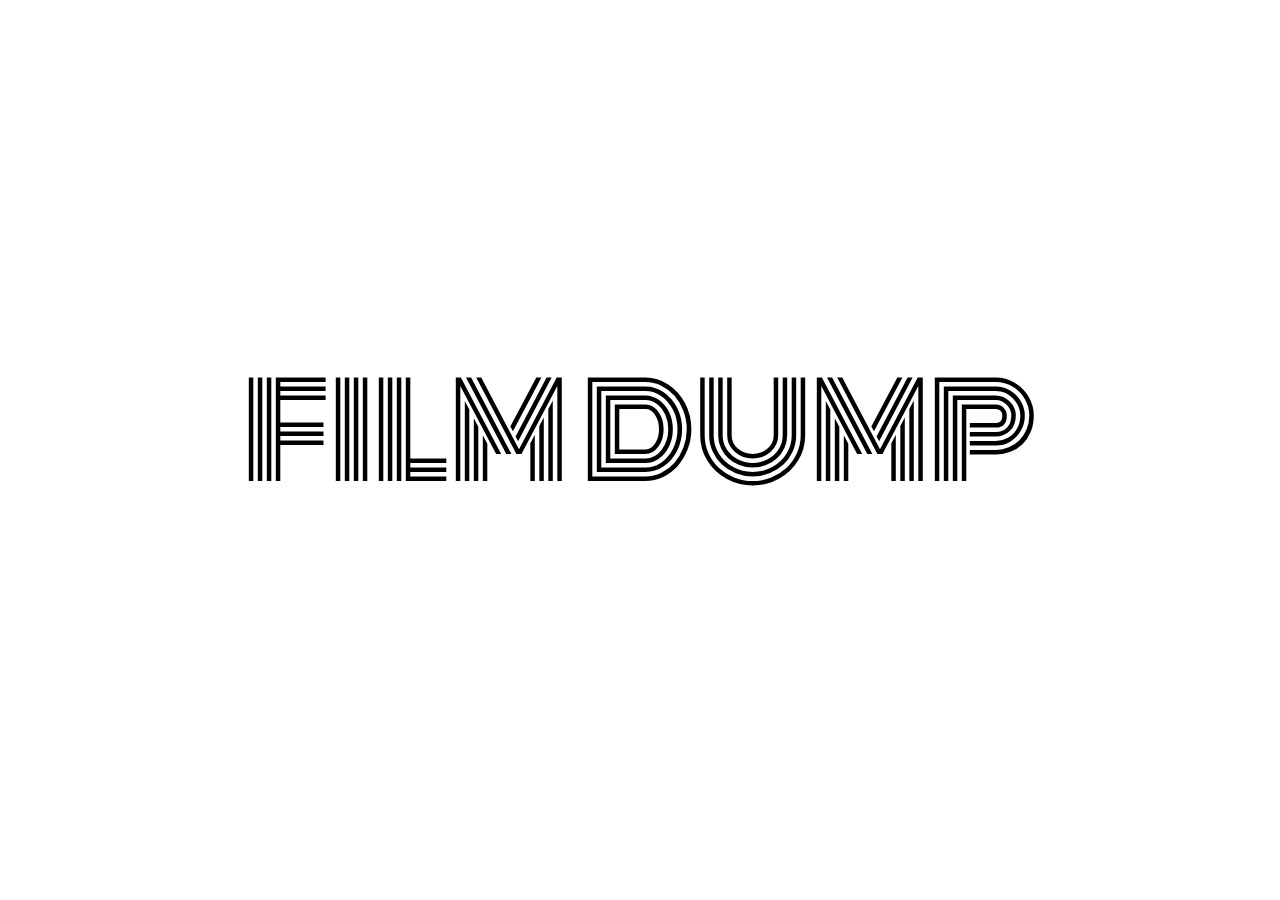
<file: index.html>
<!DOCTYPE html>
<html lang="en" dir="ltr">
  <head>
    <meta name="viewport" content="width=device-width, initial-scale=1">
    <link rel="stylesheet" href="./styles.css">
    <link href="https://fonts.googleapis.com/css?family=Alfa+Slab+One|Anton|Archivo+Black|Monoton|Oswald&display=swap" rel="stylesheet">
    <title>Film Dump</title>
  </head>
  <body class="home">
      <a class="filmdump" href="./options.html">FILM DUMP</a>
  </body>
</html>
</file>
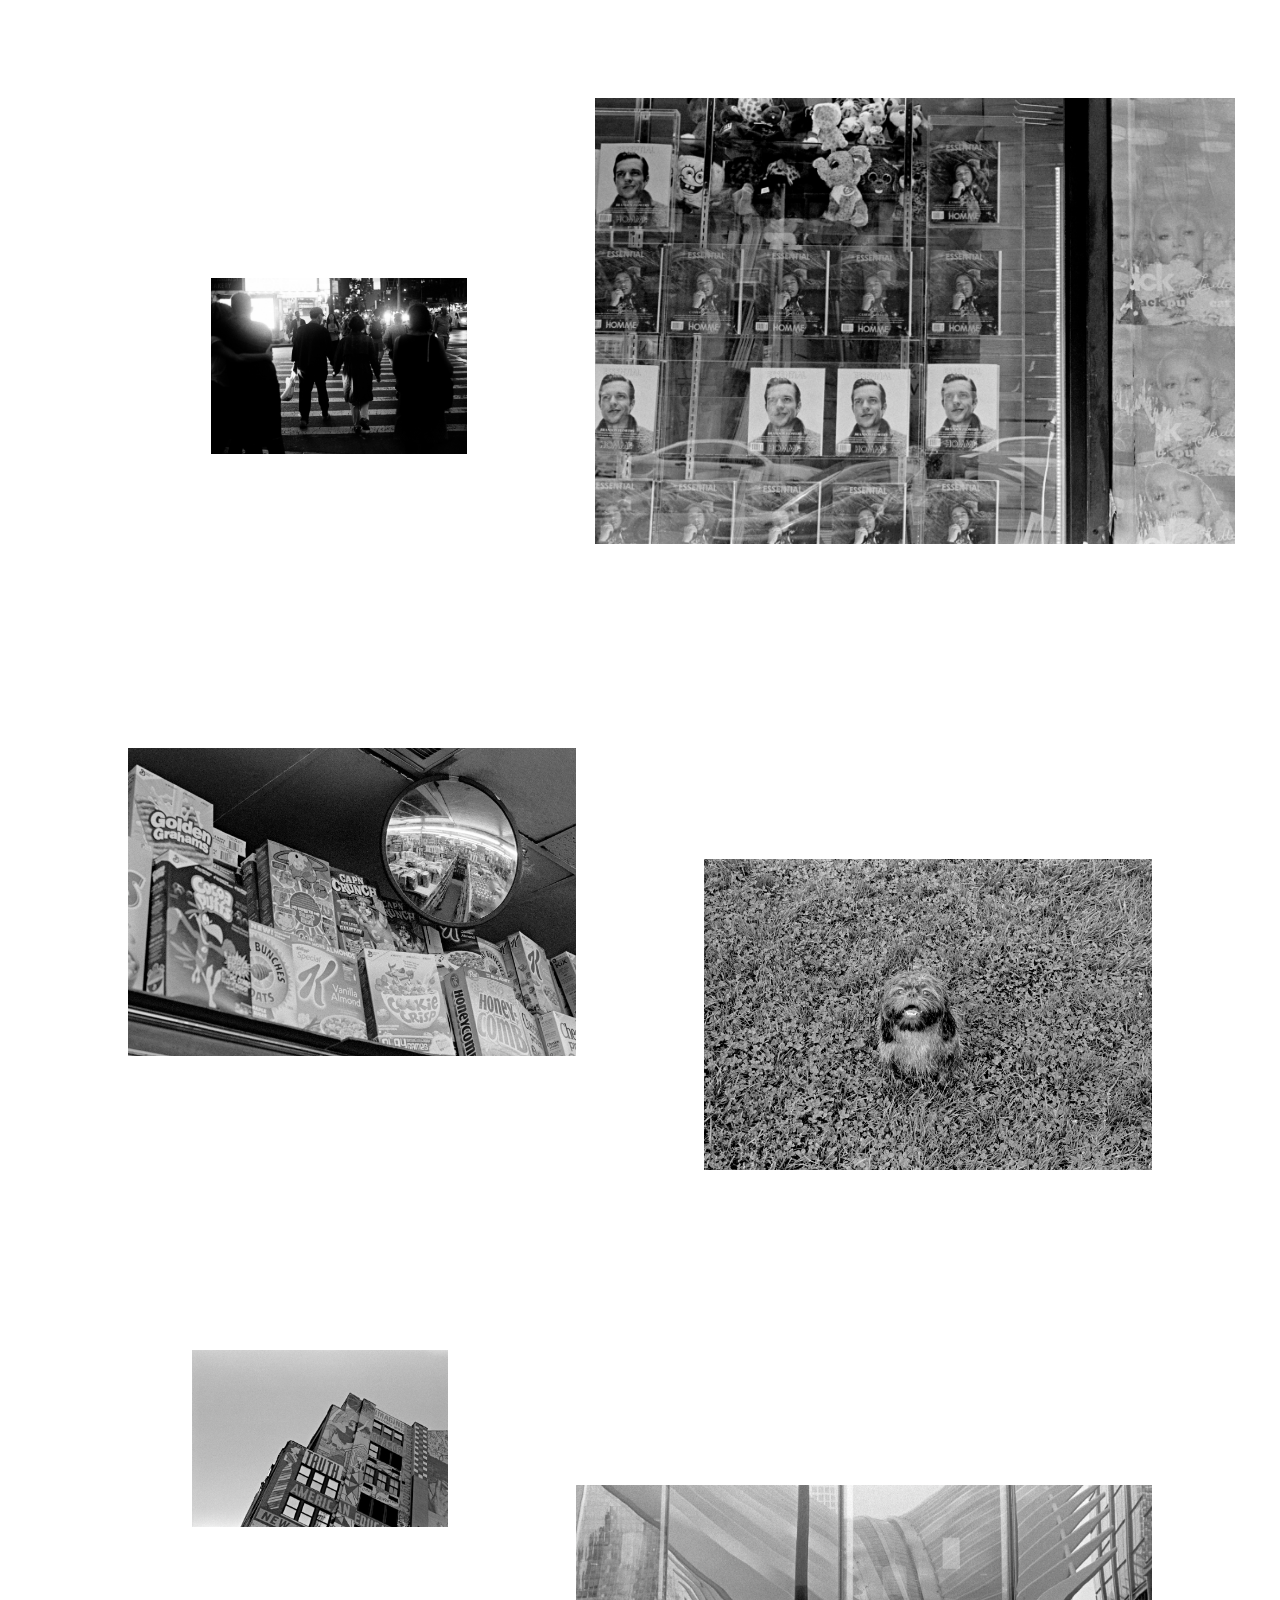
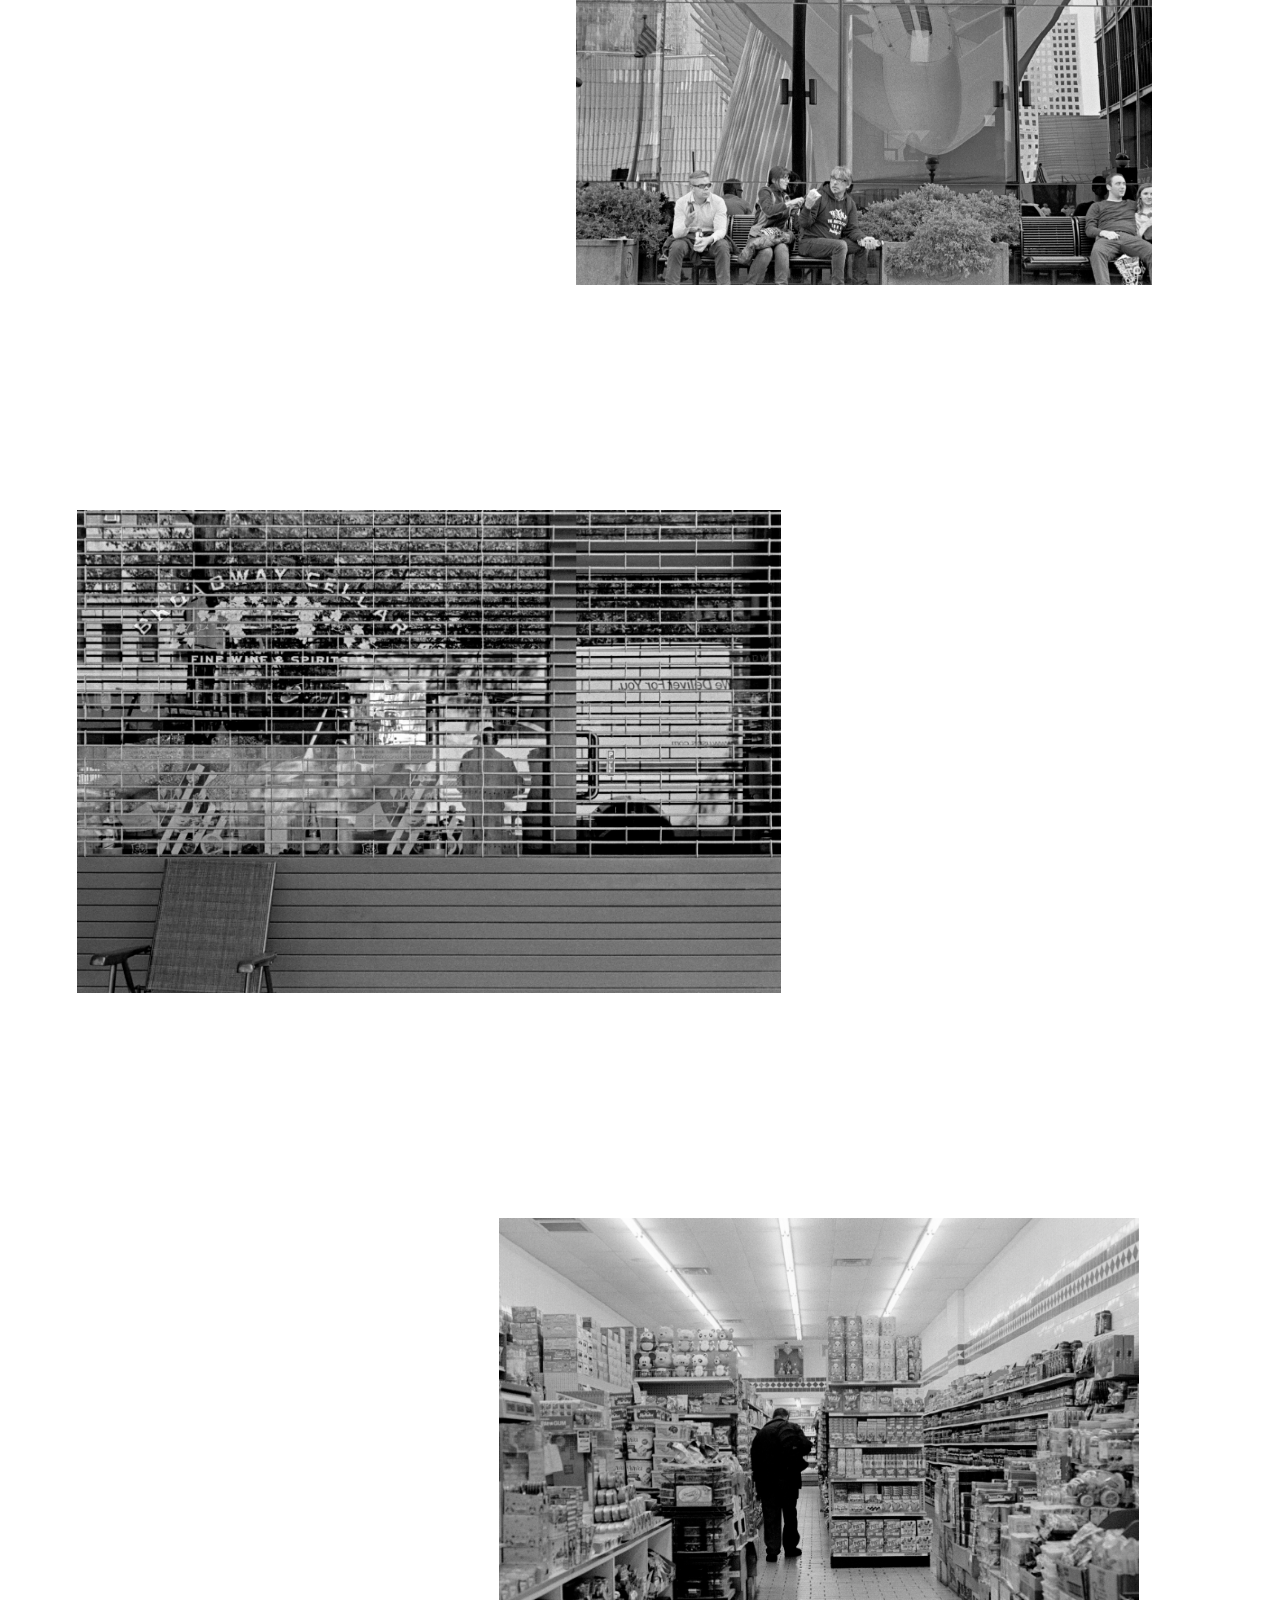
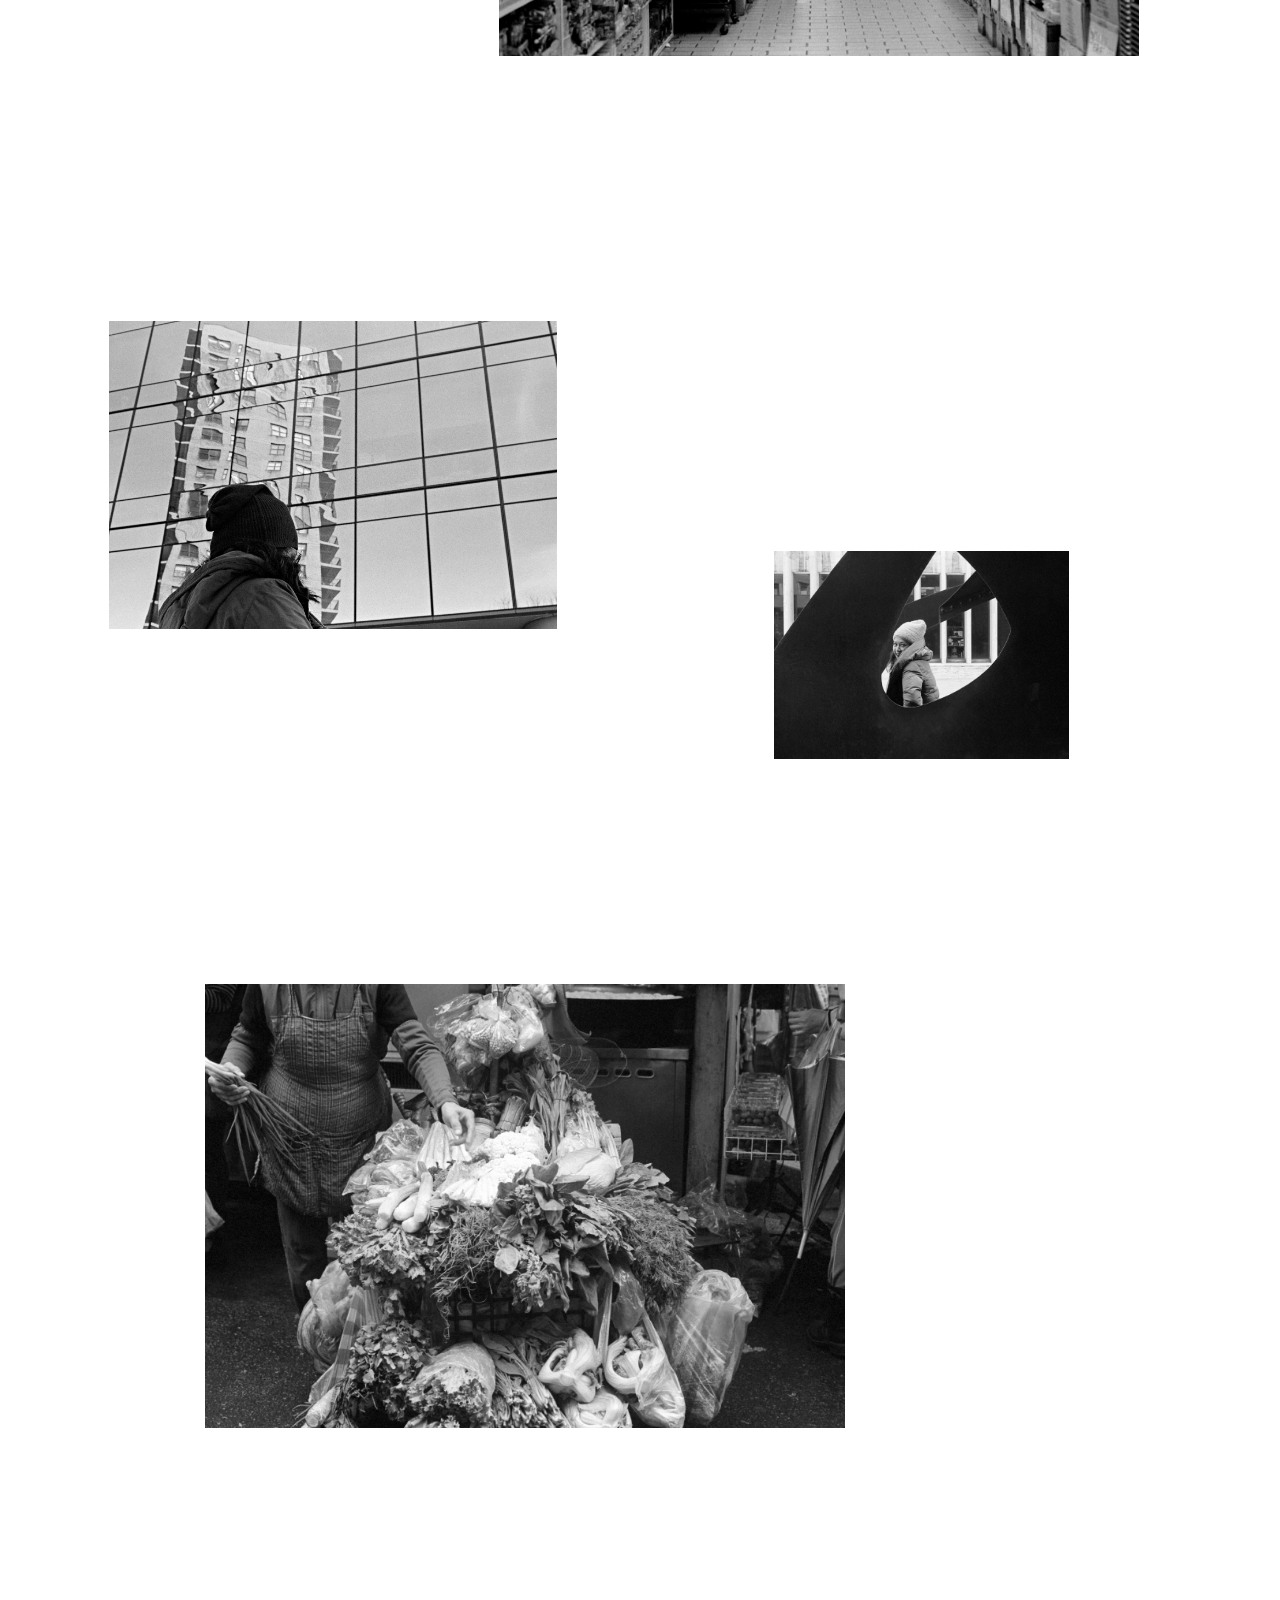
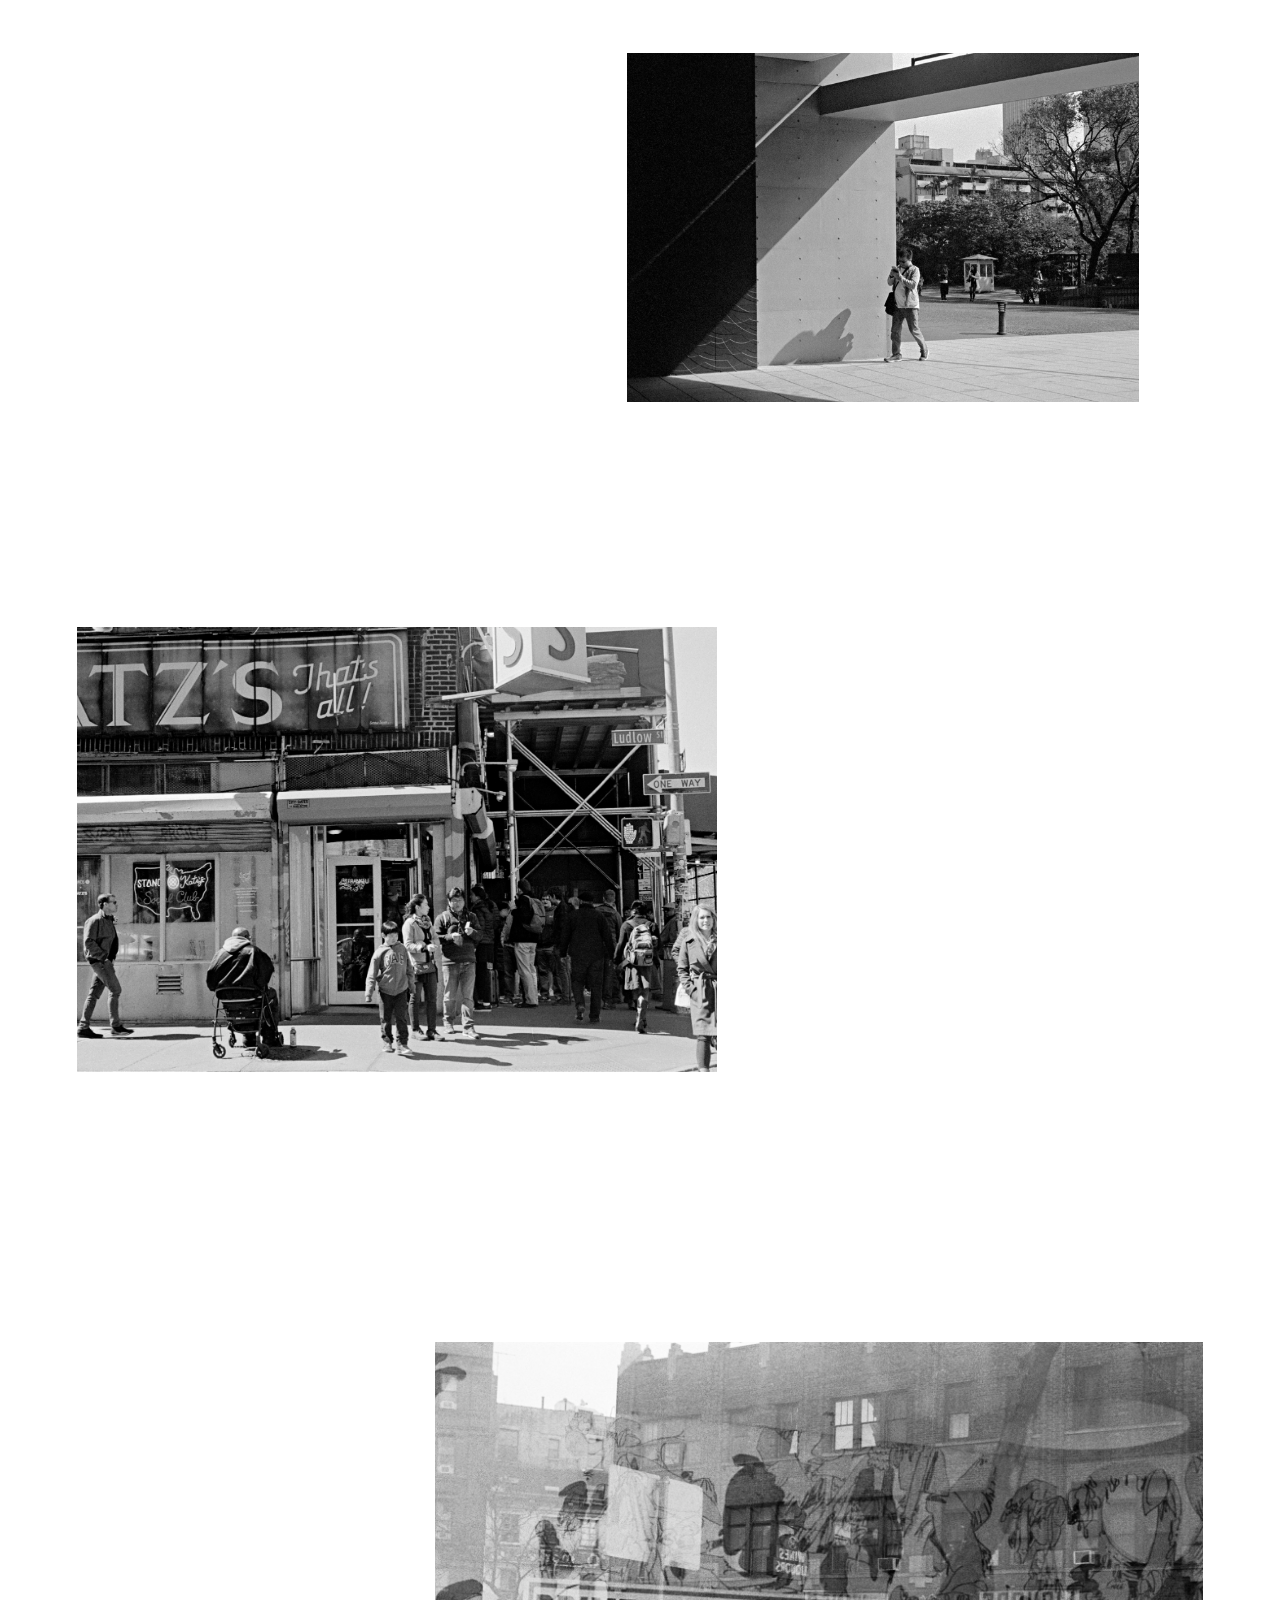
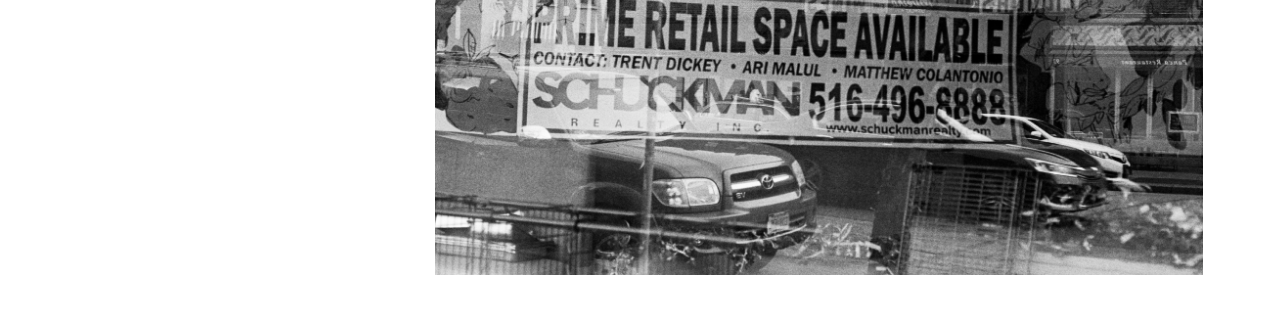
<file: bw.html>
<!DOCTYPE html>
<html lang="en" dir="ltr">
  <head>
    <meta name="viewport" content="width=device-width, initial-scale=1">
    <link rel="stylesheet" href="./styles.css">
    <link href="https://fonts.googleapis.com/css?family=Alfa+Slab+One|Anton|Archivo+Black|Monoton|Oswald&display=swap" rel="stylesheet">
    <title>B&W</title>
  </head>
  <body>
    <div class="bw">
      <img class="image-in-container" id="image-one" src="./images/image1.jpg" alt="Couple Holding Hands">
      <img class="image-in-container" id="image-two" src="./images/image2.jpg" alt="Magazines in the Window">
      <img class="image-in-container" id="image-three" src="./images/image3.jpg" alt="Mirror in the Cereal Aisle">
      <img class="image-in-container" id="image-four" src="./images/image4.jpg" alt="Chewbacca in the Rain">
      <img class="image-in-container" id="image-five" src="./images/image5.jpg" alt="Building Art">
      <img class="image-in-container" id="image-six" src="./images/image6.jpg" alt="Oculus Crowd">
      <img class="image-in-container" id="image-seven" src="./images/image7.jpg" alt="Lounge Chair Outside Closed Store">
      <img class="image-in-container" id="image-eight" src="./images/image8.jpg" alt="Man in Grocery Store">
      <img class="image-in-container" id="image-nine" src="./images/image9.jpg" alt="Building Reflection">
      <img class="image-in-container" id="image-ten"src="./images/image10.jpg" alt="Hello">
      <img class="image-in-container" id="image-eleven" src="./images/image11.jpg" alt="Vegetable Cart">
      <img class="image-in-container" id="image-twelve" src="./images/image12.jpg" alt="Phone Walk">
      <img class="image-in-container" id="image-thirteen" src="./images/image13.jpg" alt="Kat's Crowd">
      <img class="image-in-container" id="image-fourteen" src="./images/image14.jpg" alt="Prime Retail">
    </div>

  </body>
</html>
</file>
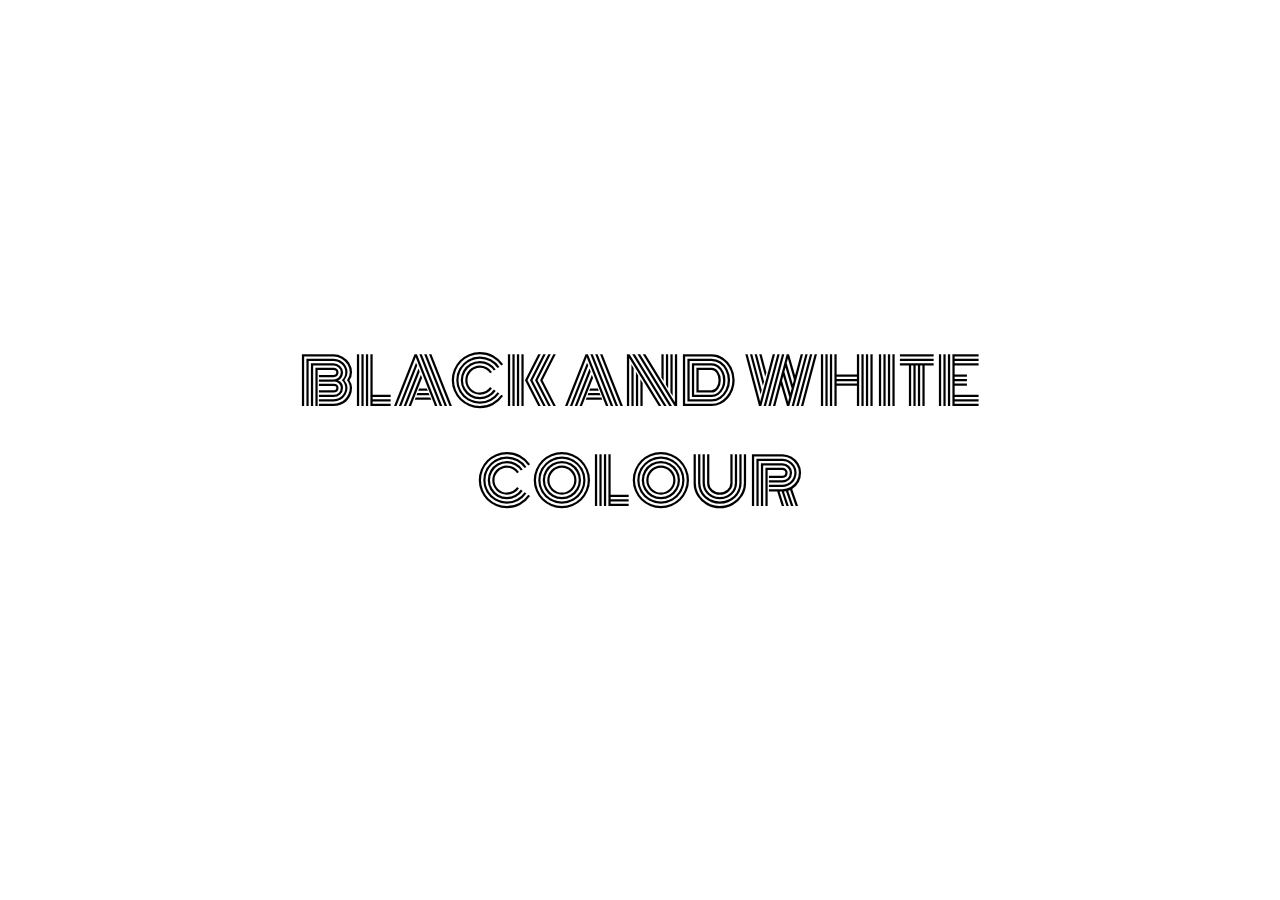
<file: options.html>
<!DOCTYPE html>
<html lang="en" dir="ltr">
  <head>
    <meta name="viewport" content="width=device-width, initial-scale=1">
    <link rel="stylesheet" href="./styles.css">
    <link href="https://fonts.googleapis.com/css?family=Alfa+Slab+One|Anton|Archivo+Black|Monoton|Oswald&display=swap" rel="stylesheet">
    <title>Film Dump</title>
  </head>
  <body class=options>
      <center><a class="choice" href="./bw.html">BLACK AND WHITE</a>
      <br>
      <a class="choice" href="./colour.html">COLOUR</a></center>
  </body>
</html>
</file>
<file: styles.css>
.home{
  /*border: 5px black dashed;*/
  font-size: 10vw;
  height: 90vh;
  margin: 3vh;
  display: flex;
  justify-content: center;
  align-items: center;
  font-family: 'Monoton', cursive;
  /*font-family: 'Anton', cursive;*/
}
.filmdump{
  color: black;
  text-decoration: none;
}
.filmdump:hover{
  color: red;
}
.options{
  /*border: 5px black dashed;*/
  font-size: 5vw;
  height: 90vh;
  margin: 3vh;
  display: flex;
  justify-content: center;
  align-items: center;
  font-family: 'Monoton', cursive;
}
.choice{
  color: black;
  text-decoration: none;
}
.choice:hover{
  color: red;
}
.bw{
  display: flex;
  justify-content: center;
  align-items: center;
  flex-wrap: wrap;
  /*border: 5px black dashed;*/
  margin: 5px;
}
.image-in-container{
  width: 40vw;
  height: auto;
  margin-left: 2vw;
  margin-right: 2vw;
  margin-top: 5vh;
  margin-bottom: 5vh;
}
#image-one{
  width: 20vw;
  height: auto;
  margin-top: 20vh;
  margin-right: 5vw;
  margin-left: 15vw;
  transition: transform .2s;
}
#image-one:hover{
  transform: scale(1.5);
}
#image-two{
  width: 50vw;
  height: auto;
  margin-top: 10vh;
  margin-left: 5vw;
  transition: transform .2s;
}
#image-two:hover{
  transform: scale(1.1);
}
#image-three{
  width: 35vw;
  height: auto;
  margin-top: 5vh;
  margin-right: 5vw;
  transition: transform .2s;
}
#image-three:hover{
  transform: scale(1.4);
}
#image-four{
  width: 35vw;
  height: auto;
  margin-left: 5vw;
  margin-top: 30vh;
  transition: transform .2s;
}
#image-four:hover{
  transform: scale(1.5);
}
#image-five{
  width: 20vw;
  height: auto;
  align-self: flex-start;
  margin-top: 15vh;
  margin-left: 10vw;
  margin-right: 5vw;
  transition: transform .2s;
}
#image-five:hover{
  transform: scale(1.7);
}
#image-six{
  width: 45vw;
  height: auto;
  margin-top: 30vh;
  margin-left: 5vw;
  margin-right: 5vw;
  transition: transform .2s;
}
#image-six:hover{
  transform: scale(1.2);
}
#image-seven{
 width: 55vw;
 height: auto;
 margin-top: 20vh;
 margin-right: 35vw;
 transition: transform .2s;
}
#image-seven:hover{
  transform: scale(1.1);
}
#image-eight{
  width: 50vw;
  height: auto;
  margin-left: 30vw;
  margin-top: 20vh;
  transition: transform .2s;
}
#image-eight:hover{
  transform: scale(1.1);
}
#image-nine{
  width: 35vw;
  height: auto;
  margin-right: 15vw;
  margin-top: 10vh;
  transition: transform .2s;
}
#image-nine:hover{
  transform: scale(1.4);
}
#image-ten{
  width: 23vw;
  height: auto;
  margin-top: 50vh;
  margin-right: 10vw;
  transition: transform .2s;
}
#image-ten:hover{
  transform: scale(2);
}
#image-eleven{
  width: 50vw;
  height: auto;
  margin-top: 20vh;
  margin-right: 20vw;
  transition: transform .2s;
}
#image-eleven:hover{
  transform: scale(1.1);
}
#image-twelve{
  width: 40vw;
  height: auto;
  margin-top: 20vh;
  margin-left: 40vw;
  transition: transform .2s;
}
#image-twelve:hover{
  transform: scale(1.4);
}
#image-thirteen{
  width: 50vw;
  height: auto;
  margin-top: 20vh;
  margin-right: 40vw;
  transition: transform .2s;
}
#image-thirteen:hover{
  transform: scale(1.2);
}
#image-fourteen{
  width: 60vw;
  height: auto;
  margin-top: 25vh;
  margin-left: 30vw;
  transition: transform .2s;
}
#image-fourteen:hover{
  transform: scale(1.1);
}
.colour{
  display: flex;
  justify-content: center;
  align-items: center;
  flex-wrap: wrap;
  /*border: 5px black dashed;*/
  margin: 5vh;
}
.overlay{
  opacity: 0;
}
.overlay:hover{
  opacity: 1;
}
#image-fifteen{
  transition:  2s;
}
#image-fifteen:hover{
  opacity: .7;
}
@media only screen and (max-width: 800px) {
  #image-one{
    width: 90vw;
    height: auto;
    margin: 5vw;
  }
  #image-one:hover{
    transform: none;
  }
  #image-two{
    width: 90vw;
    height: auto;
    margin: 5vw;
  }
  #image-two:hover{
    transform: none;
  }
  #image-three{
    width: 90vw;
    height: auto;
    margin: 5vw;
  }
  #image-three:hover{
    transform: none;
  }
  #image-four{
    width: 90vw;
    height: auto;
    margin: 5vw;
  }
  #image-four:hover{
    transform: none;
  }
  #image-five{
    width: 90vw;
    height: auto;
    margin: 5vw;
  }
  #image-five:hover{
    transform: none;
  }
  #image-six{
    width: 90vw;
    height: auto;
    margin: 5vw;
  }
  #image-six:hover{
    transform: none;
  }
  #image-seven{
    width: 90vw;
    height: auto;
    margin: 5vw;
  }
  #image-seven:hover{
    transform: none;
  }
  #image-eight{
    width: 90vw;
    height: auto;
    margin: 5vw;
  }
  #image-eight:hover{
    transform: none;
  }
  #image-nine{
    width: 90vw;
    height: auto;
    margin: 5vw;
  }
  #image-nine:hover{
    transform: none;
  }
  #image-ten{
    width: 90vw;
    height: auto;
    margin: 5vw;
  }
  #image-ten:hover{
    transform: none;
  }
  #image-eleven{
    width: 90vw;
    height: auto;
    margin: 5vw;
  }
  #image-eleven:hover{
    transform: none;
  }
  #image-twelve{
    width: 90vw;
    height: auto;
    margin: 5vw;
  }
  #image-twelve:hover{
    transform: none;
  }
  #image-thirteen{
    width: 90vw;
    height: auto;
    margin: 5vw;
  }
  #image-thirteen:hover{
    transform: none;
  }
  #image-fourteen{
    width: 90vw;
    height: auto;
    margin: 5vw;
  }
  #image-fourteen:hover{
    transform: none;
  }
  .image-in-container{
    width: 90vw;
    height: auto;
    margin: 5vw;
  }
}
</file>
